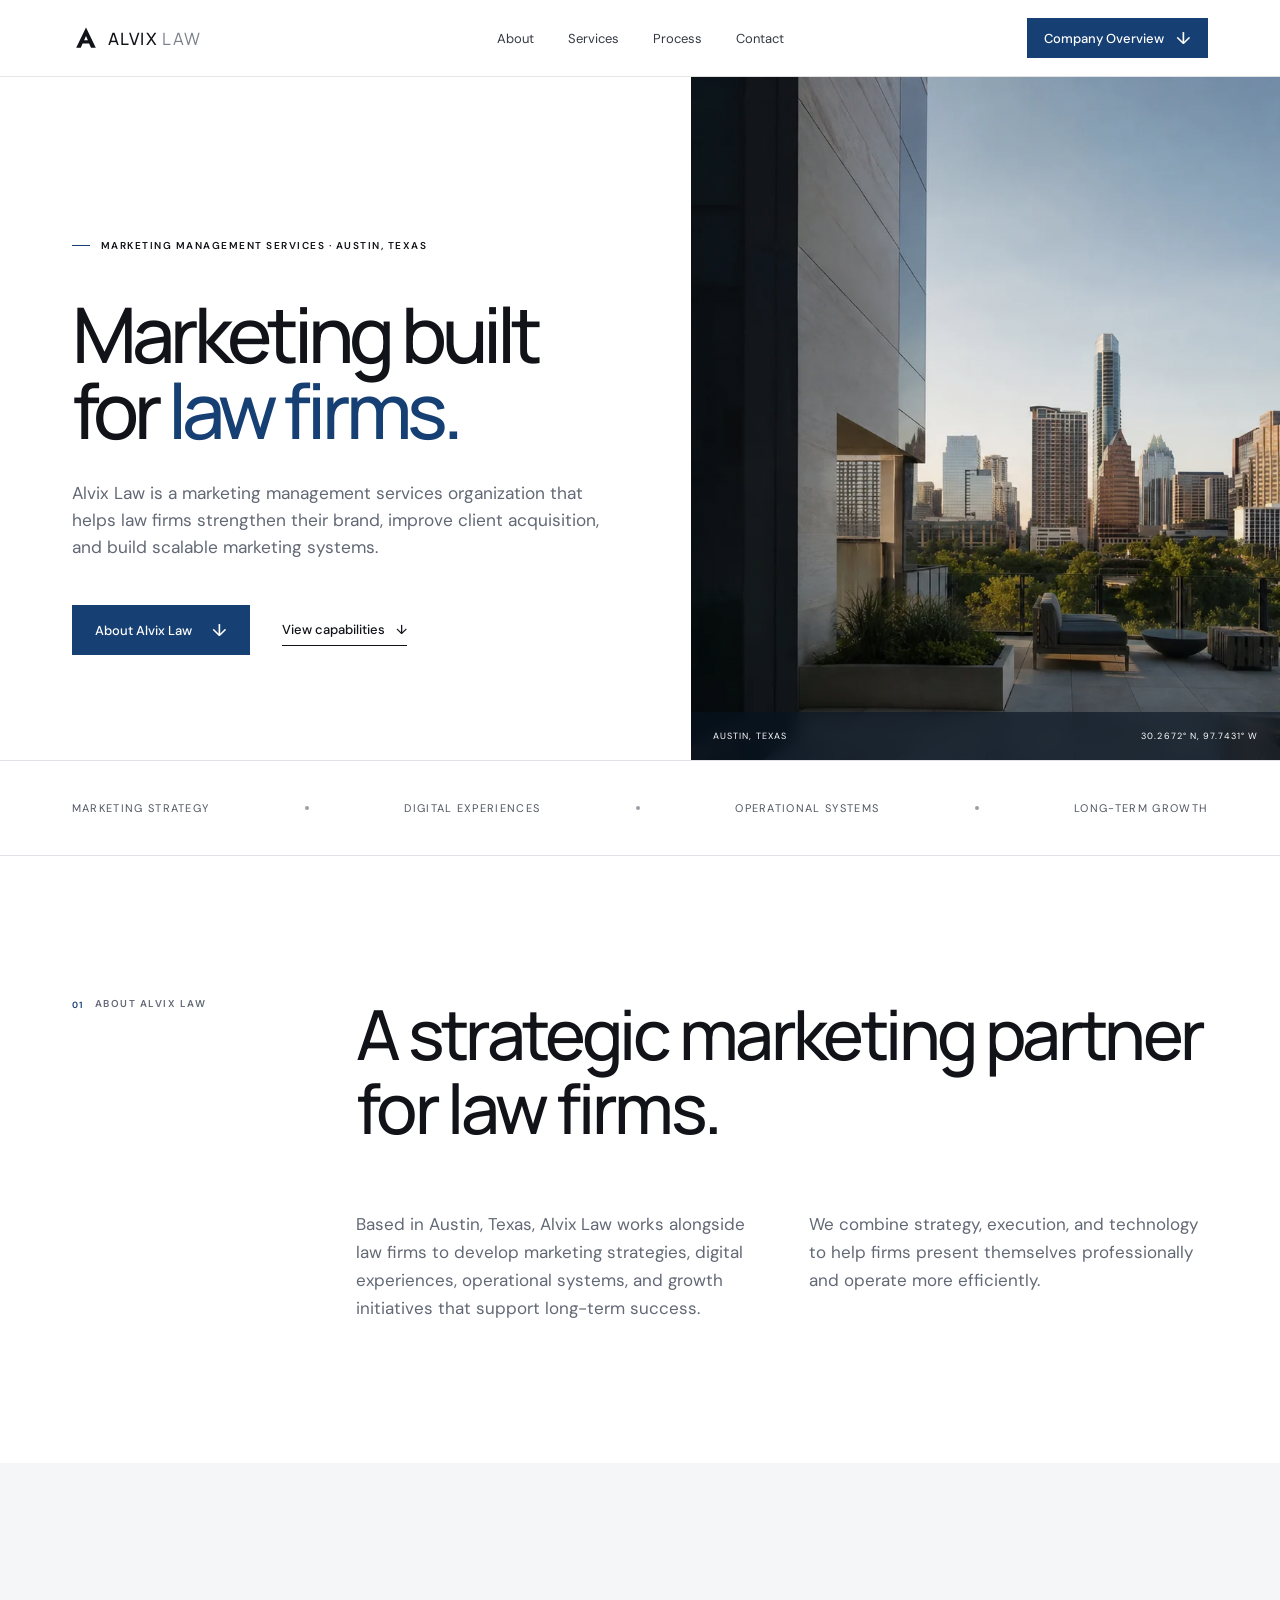
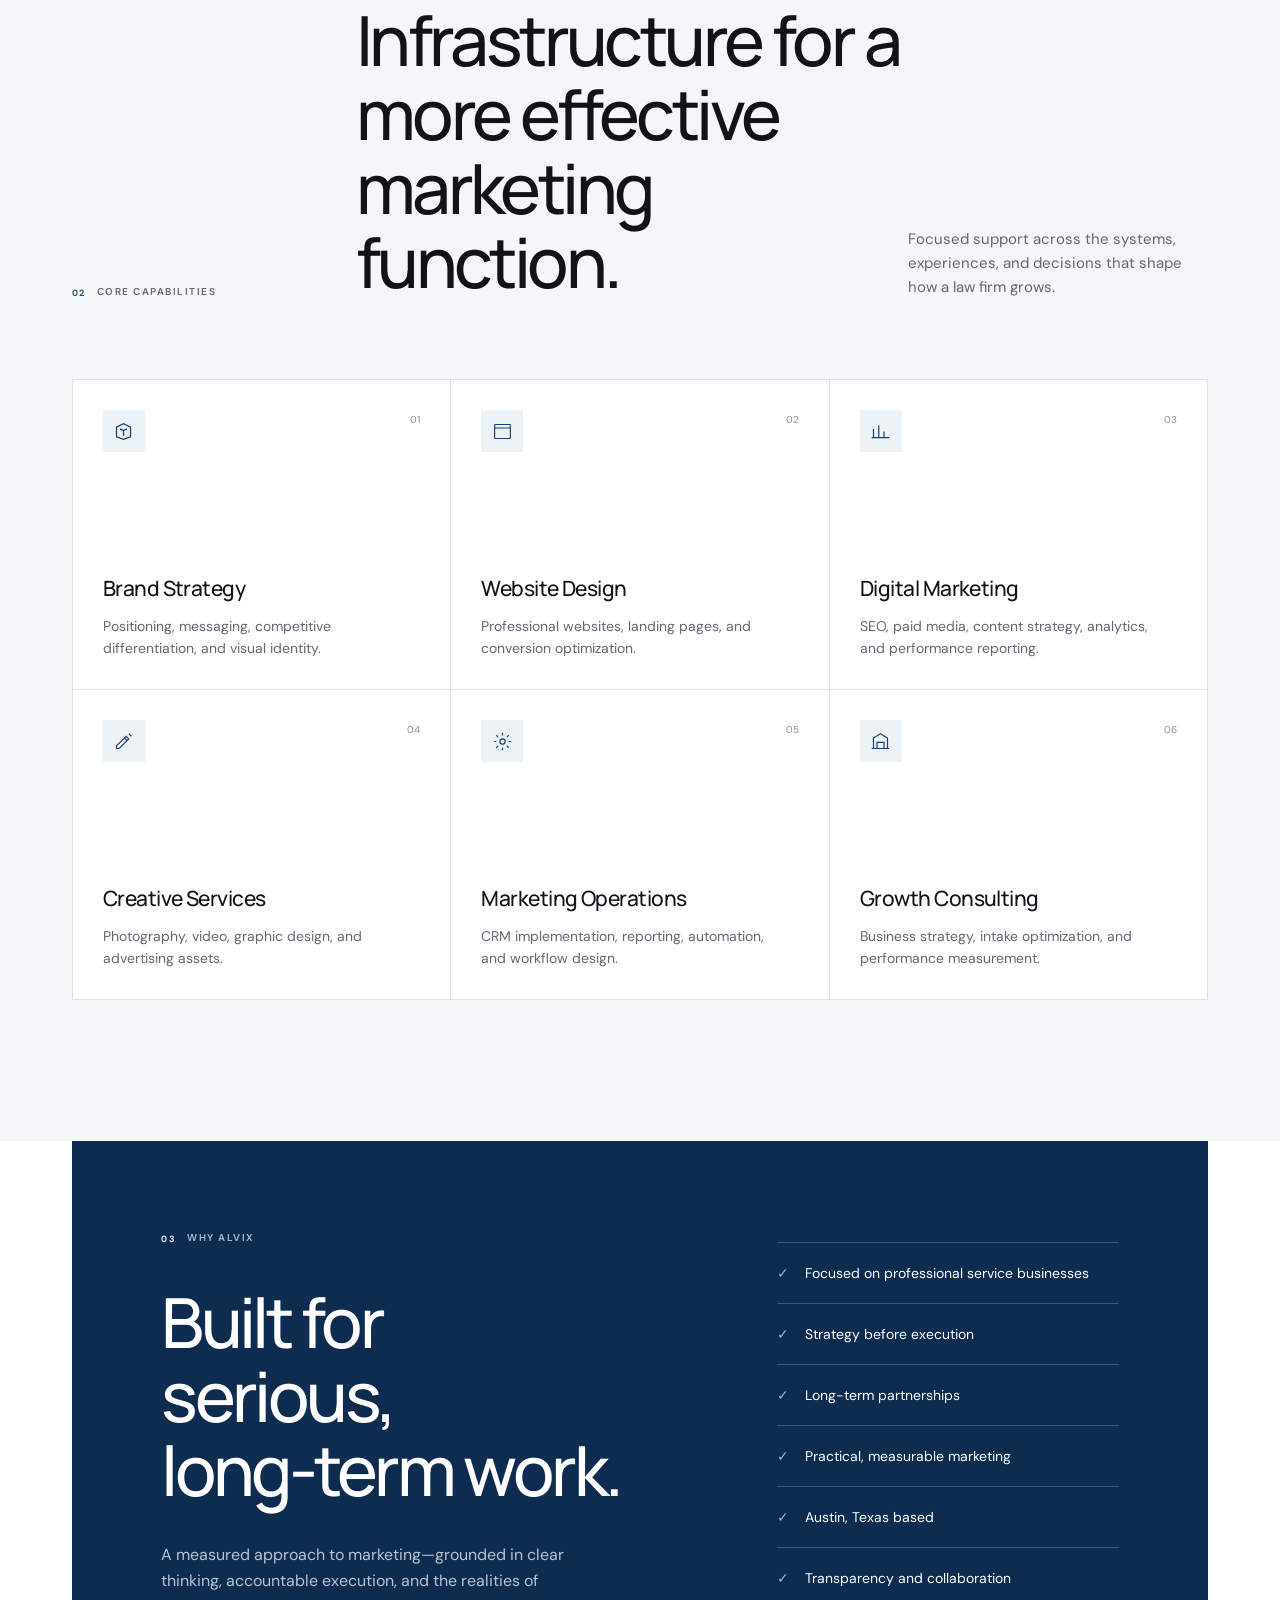
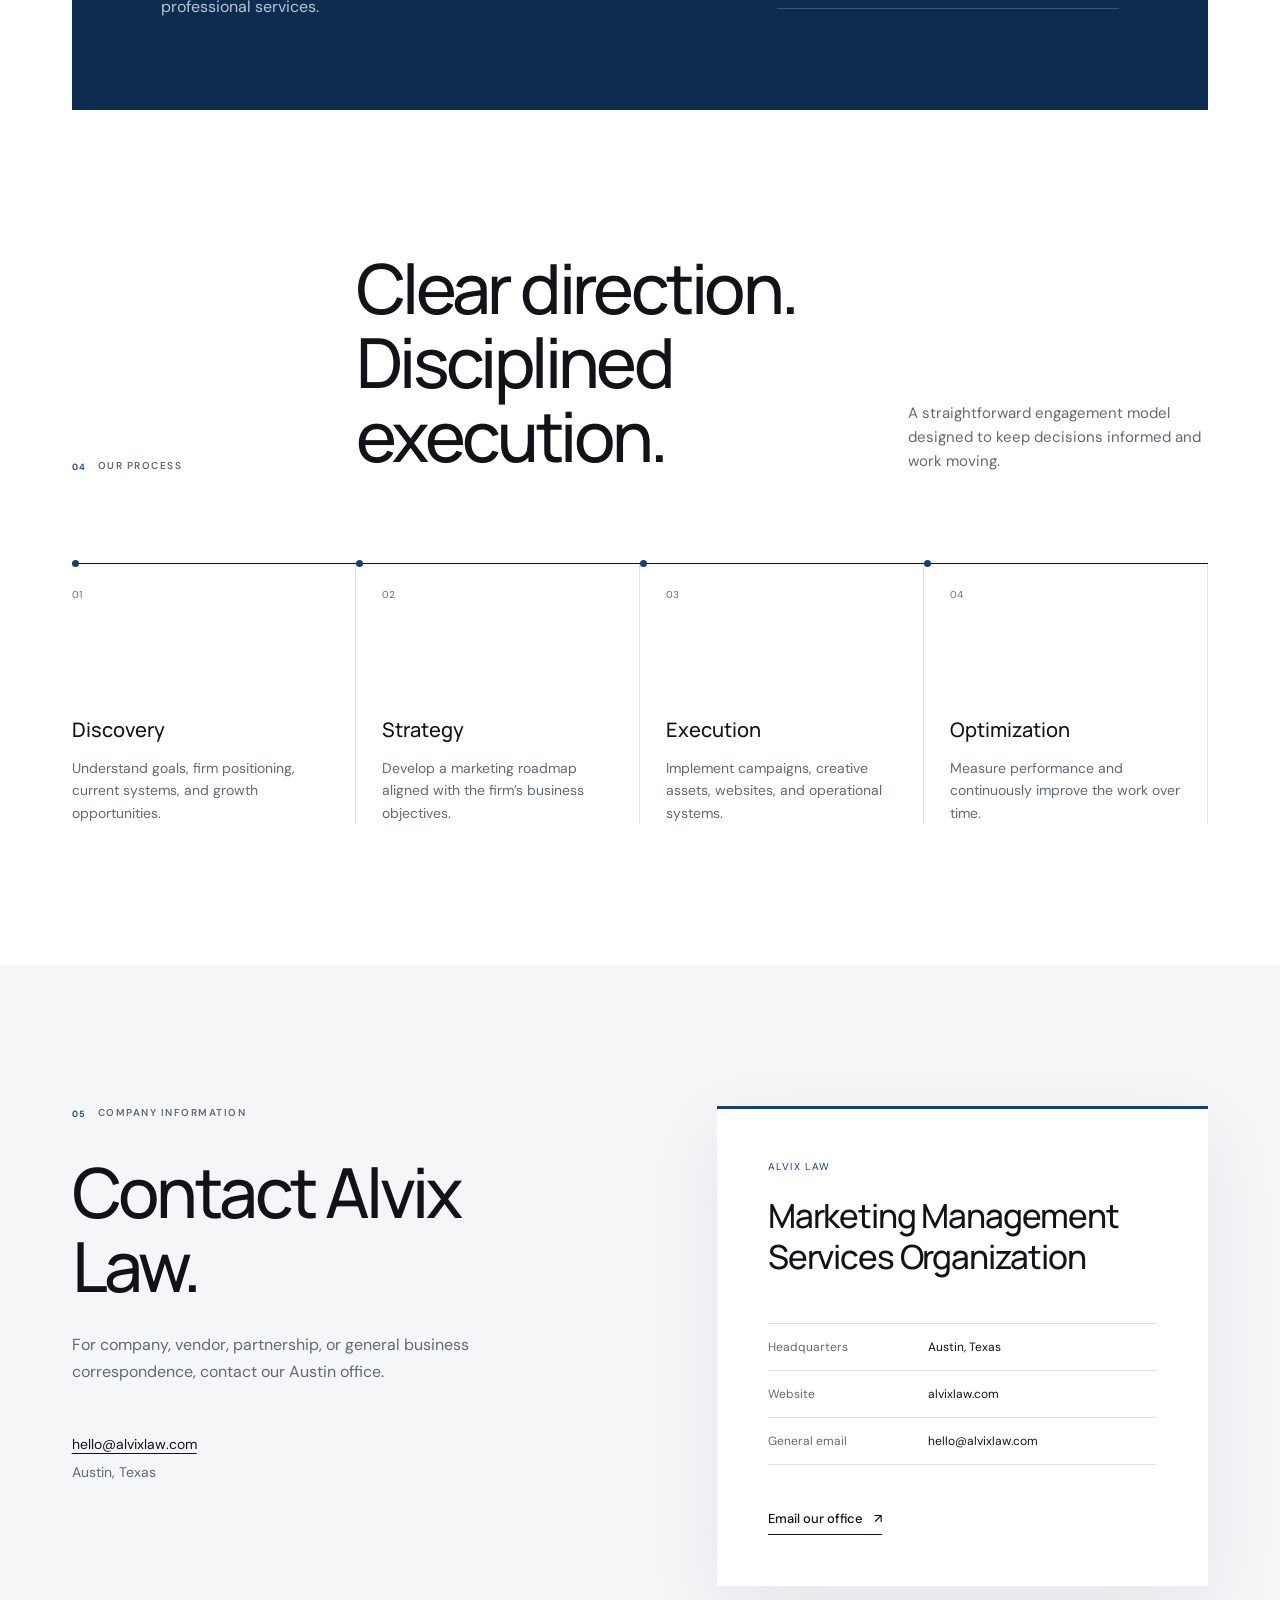
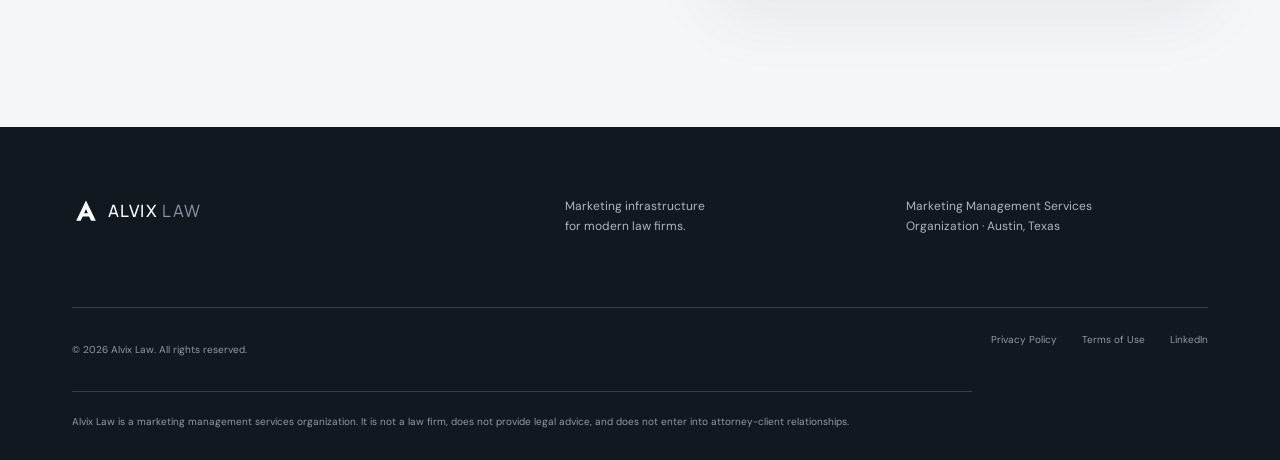
<file: index.html>
<!doctype html>
<html lang="en">
  <head>
    <meta charset="UTF-8" />
    <meta name="viewport" content="width=device-width, initial-scale=1.0" />
    <meta
      name="description"
      content="Alvix Law is an Austin-based marketing management services organization helping law firms strengthen their brand, improve client acquisition, and build scalable marketing systems."
    />
    <link rel="canonical" href="https://alvixlaw.com/" />
    <meta name="theme-color" content="#ffffff" />
    <title>Alvix Law | Marketing Infrastructure for Modern Law Firms</title>
    <link rel="icon" href="favicon.svg" type="image/svg+xml" />
    <link rel="preconnect" href="https://fonts.googleapis.com" />
    <link rel="preconnect" href="https://fonts.gstatic.com" crossorigin />
    <link
      href="https://fonts.googleapis.com/css2?family=DM+Sans:wght@400;500;600&family=Manrope:wght@400;500;600&display=swap"
      rel="stylesheet"
    />
    <link
      rel="preload"
      as="image"
      href="assets/austin-skyline.webp"
      type="image/webp"
    />
    <link rel="stylesheet" href="styles.css" />
  </head>
  <body>
    <header class="site-header">
      <div class="header-inner">
        <a class="brand" href="#top" aria-label="Alvix Law home">
          <svg viewBox="0 0 40 40" aria-hidden="true">
            <path
              d="M20 5 34 34h-6.8l-2.8-6H15.2l-2.7 6H6L20 5Zm0 12.2-2.7 6h5.4l-2.7-6Z"
            />
          </svg>
          <span>ALVIX <b>LAW</b></span>
        </a>
        <nav aria-label="Primary navigation">
          <a href="#about">About</a>
          <a href="#services">Services</a>
          <a href="#process">Process</a>
          <a href="#contact">Contact</a>
        </nav>
        <a class="button button-small" href="#about"
          >Company Overview <span>↓</span></a
        >
        <button
          class="menu-toggle"
          aria-label="Open menu"
          aria-expanded="false"
        >
          <span></span><span></span>
        </button>
      </div>
    </header>

    <main id="top">
      <section class="hero">
        <div class="hero-copy">
          <p class="eyebrow">
            <span></span> Marketing management services · Austin, Texas
          </p>
          <h1>Marketing built<br />for <em>law firms.</em></h1>
          <p class="hero-lede">
            Alvix Law is a marketing management services organization that helps
            law firms strengthen their brand, improve client acquisition, and
            build scalable marketing systems.
          </p>
          <div class="hero-actions">
            <a class="button" href="#about">About Alvix Law <span>↓</span></a>
            <a class="text-link" href="#services"
              >View capabilities <span>↓</span></a
            >
          </div>
        </div>
        <div
          class="hero-image"
          role="img"
          aria-label="Austin skyline viewed from a modern office terrace"
        >
          <div class="image-caption">
            <span>Austin, Texas</span><span>30.2672° N, 97.7431° W</span>
          </div>
        </div>
      </section>

      <section class="trust-bar" aria-label="Company description">
        <p>Marketing strategy</p>
        <i></i>
        <p>Digital experiences</p>
        <i></i>
        <p>Operational systems</p>
        <i></i>
        <p>Long-term growth</p>
      </section>

      <section class="about section" id="about">
        <div class="section-kicker">
          <span>01</span>
          <p>About Alvix Law</p>
        </div>
        <div class="about-content">
          <h2>A strategic marketing partner for law firms.</h2>
          <div class="about-copy">
            <p>
              Based in Austin, Texas, Alvix Law works alongside law firms to
              develop marketing strategies, digital experiences, operational
              systems, and growth initiatives that support long-term success.
            </p>
            <p>
              We combine strategy, execution, and technology to help firms
              present themselves professionally and operate more efficiently.
            </p>
          </div>
        </div>
      </section>

      <section class="services section" id="services">
        <div class="section-intro">
          <div class="section-kicker">
            <span>02</span>
            <p>Core capabilities</p>
          </div>
          <h2>Infrastructure for a more effective marketing function.</h2>
          <p>
            Focused support across the systems, experiences, and decisions that
            shape how a law firm grows.
          </p>
        </div>
        <div class="service-grid">
          <article>
            <div class="service-icon">
              <svg viewBox="0 0 24 24">
                <path d="M4 18V7l8-4 8 4v11l-8 3-8-3Z" />
                <path d="m8 9 4 2 4-2M12 11v6" />
              </svg>
            </div>
            <span>01</span>
            <h3>Brand Strategy</h3>
            <p>
              Positioning, messaging, competitive differentiation, and visual
              identity.
            </p>
          </article>
          <article>
            <div class="service-icon">
              <svg viewBox="0 0 24 24">
                <rect x="3" y="4" width="18" height="16" rx="1" />
                <path d="M3 8h18M7 6h.01M10 6h.01" />
              </svg>
            </div>
            <span>02</span>
            <h3>Website Design</h3>
            <p>
              Professional websites, landing pages, and conversion optimization.
            </p>
          </article>
          <article>
            <div class="service-icon">
              <svg viewBox="0 0 24 24">
                <path d="M4 19V9M10 19V5M16 19v-7M22 19H2" />
              </svg>
            </div>
            <span>03</span>
            <h3>Digital Marketing</h3>
            <p>
              SEO, paid media, content strategy, analytics, and performance
              reporting.
            </p>
          </article>
          <article>
            <div class="service-icon">
              <svg viewBox="0 0 24 24">
                <path d="M4 17 15 6l3 3L7 20H4v-3ZM13 8l3 3M18 3l3 3" />
              </svg>
            </div>
            <span>04</span>
            <h3>Creative Services</h3>
            <p>Photography, video, graphic design, and advertising assets.</p>
          </article>
          <article>
            <div class="service-icon">
              <svg viewBox="0 0 24 24">
                <circle cx="12" cy="12" r="3" />
                <path
                  d="M12 2v3M12 19v3M4.9 4.9 7 7M17 17l2.1 2.1M2 12h3M19 12h3M4.9 19.1 7 17M17 7l2.1-2.1"
                />
              </svg>
            </div>
            <span>05</span>
            <h3>Marketing Operations</h3>
            <p>
              CRM implementation, reporting, automation, and workflow design.
            </p>
          </article>
          <article>
            <div class="service-icon">
              <svg viewBox="0 0 24 24">
                <path d="M4 20V8l8-5 8 5v12M8 20v-7h8v7M2 20h20" />
              </svg>
            </div>
            <span>06</span>
            <h3>Growth Consulting</h3>
            <p>
              Business strategy, intake optimization, and performance
              measurement.
            </p>
          </article>
        </div>
      </section>

      <section class="why section">
        <div class="why-panel">
          <div>
            <div class="section-kicker light">
              <span>03</span>
              <p>Why Alvix</p>
            </div>
            <h2>Built for serious,<br />long-term work.</h2>
            <p class="why-lede">
              A measured approach to marketing—grounded in clear thinking,
              accountable execution, and the realities of professional services.
            </p>
          </div>
          <ul>
            <li><span>✓</span> Focused on professional service businesses</li>
            <li><span>✓</span> Strategy before execution</li>
            <li><span>✓</span> Long-term partnerships</li>
            <li><span>✓</span> Practical, measurable marketing</li>
            <li><span>✓</span> Austin, Texas based</li>
            <li><span>✓</span> Transparency and collaboration</li>
          </ul>
        </div>
      </section>

      <section class="process section" id="process">
        <div class="section-intro process-heading">
          <div class="section-kicker">
            <span>04</span>
            <p>Our process</p>
          </div>
          <h2>Clear direction.<br />Disciplined execution.</h2>
          <p>
            A straightforward engagement model designed to keep decisions
            informed and work moving.
          </p>
        </div>
        <div class="timeline">
          <article>
            <span>01</span>
            <div>
              <h3>Discovery</h3>
              <p>
                Understand goals, firm positioning, current systems, and growth
                opportunities.
              </p>
            </div>
          </article>
          <article>
            <span>02</span>
            <div>
              <h3>Strategy</h3>
              <p>
                Develop a marketing roadmap aligned with the firm’s business
                objectives.
              </p>
            </div>
          </article>
          <article>
            <span>03</span>
            <div>
              <h3>Execution</h3>
              <p>
                Implement campaigns, creative assets, websites, and operational
                systems.
              </p>
            </div>
          </article>
          <article>
            <span>04</span>
            <div>
              <h3>Optimization</h3>
              <p>
                Measure performance and continuously improve the work over time.
              </p>
            </div>
          </article>
        </div>
      </section>

      <section class="contact section" id="contact">
        <div class="contact-copy">
          <div class="section-kicker">
            <span>05</span>
            <p>Company information</p>
          </div>
          <h2>Contact Alvix Law.</h2>
          <p>
            For company, vendor, partnership, or general business
            correspondence, contact our Austin office.
          </p>
          <div class="contact-details">
            <a href="mailto:hello@alvixlaw.com">hello@alvixlaw.com</a
            ><span>Austin, Texas</span>
          </div>
        </div>
        <div class="contact-card">
          <p class="contact-card-label">Alvix Law</p>
          <h3>Marketing Management Services Organization</h3>
          <dl>
            <div>
              <dt>Headquarters</dt>
              <dd>Austin, Texas</dd>
            </div>
            <div>
              <dt>Website</dt>
              <dd><a href="https://alvixlaw.com">alvixlaw.com</a></dd>
            </div>
            <div>
              <dt>General email</dt>
              <dd>
                <a href="mailto:hello@alvixlaw.com">hello@alvixlaw.com</a>
              </dd>
            </div>
          </dl>
          <a class="text-link" href="mailto:hello@alvixlaw.com"
            >Email our office <span>↗</span></a
          >
        </div>
      </section>
    </main>

    <footer>
      <div class="footer-top">
        <a class="brand footer-brand" href="#top"
          ><svg viewBox="0 0 40 40" aria-hidden="true">
            <path
              d="M20 5 34 34h-6.8l-2.8-6H15.2l-2.7 6H6L20 5Zm0 12.2-2.7 6h5.4l-2.7-6Z"
            /></svg
          ><span>ALVIX <b>LAW</b></span></a
        >
        <p>Marketing infrastructure<br />for modern law firms.</p>
        <p>Marketing Management Services<br />Organization · Austin, Texas</p>
      </div>
      <div class="footer-bottom">
        <p>© 2026 Alvix Law. All rights reserved.</p>
        <div>
          <a href="privacy.html">Privacy Policy</a
          ><a href="terms.html">Terms of Use</a
          ><a href="https://www.linkedin.com" target="_blank" rel="noreferrer"
            >LinkedIn</a
          >
        </div>
      </div>
      <p class="disclosure">
        Alvix Law is a marketing management services organization. It is not a
        law firm, does not provide legal advice, and does not enter into
        attorney-client relationships.
      </p>
    </footer>
    <script src="script.js"></script>
  </body>
</html>
</file>
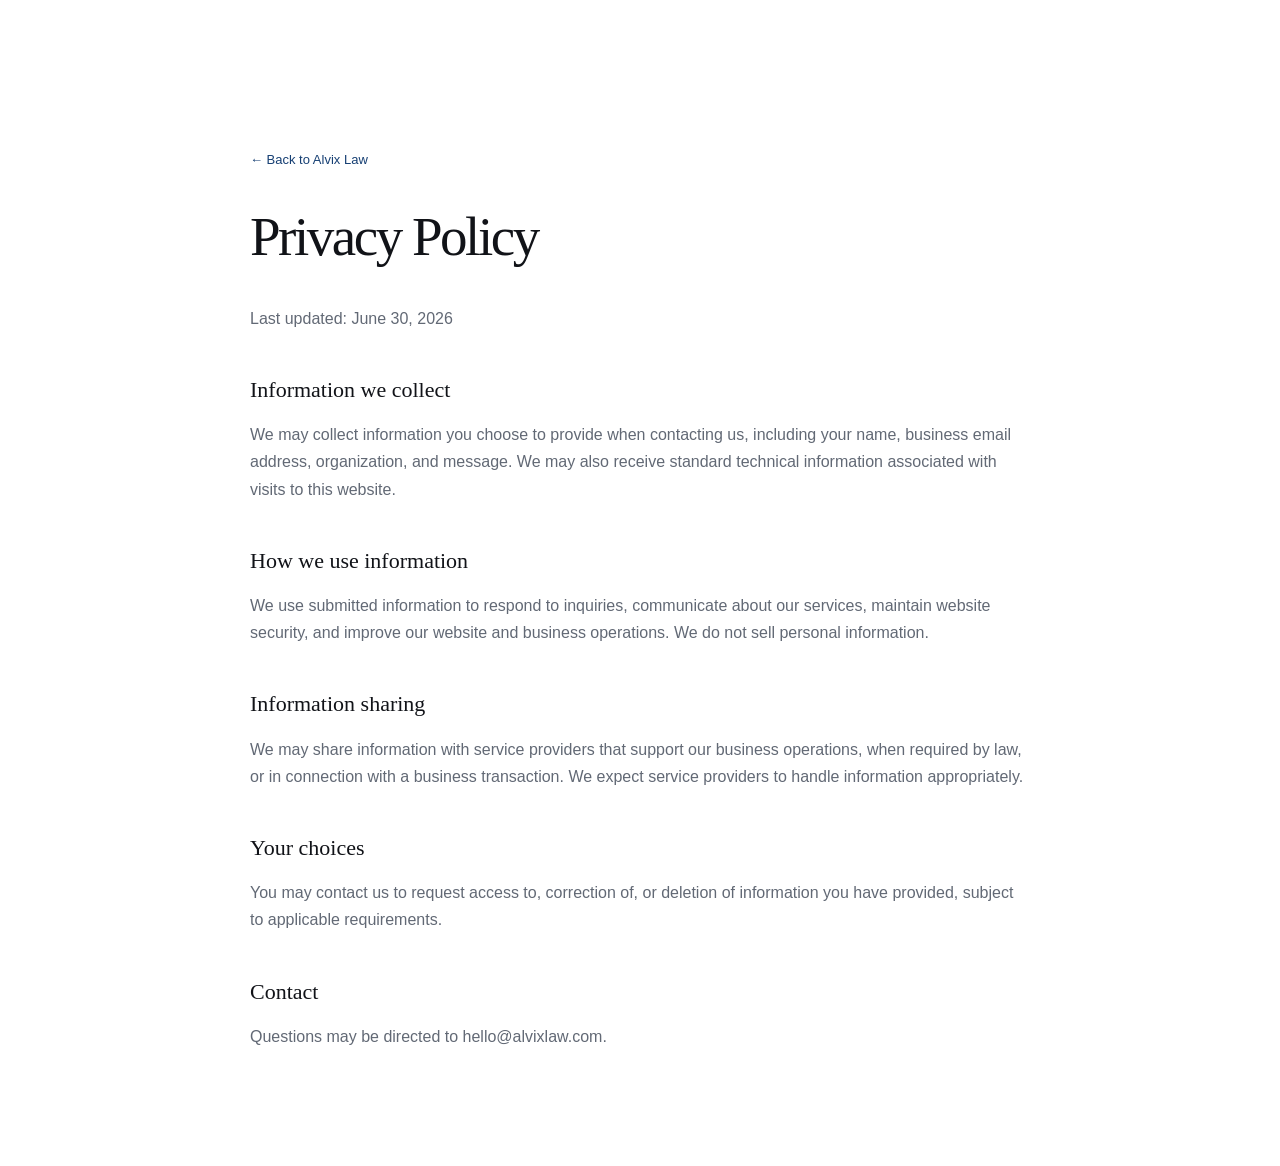
<file: privacy.html>
<!doctype html>
<html lang="en">
  <head>
    <meta charset="UTF-8" />
    <meta name="viewport" content="width=device-width,initial-scale=1" />
    <title>Privacy Policy | Alvix Law</title>
    <link rel="stylesheet" href="styles.css" />
  </head>
  <body>
    <main class="legal-page">
      <a class="legal-back" href="index.html">← Back to Alvix Law</a>
      <h1>Privacy Policy</h1>
      <p>Last updated: June 30, 2026</p>
      <h2>Information we collect</h2>
      <p>
        We may collect information you choose to provide when contacting us,
        including your name, business email address, organization, and message.
        We may also receive standard technical information associated with
        visits to this website.
      </p>
      <h2>How we use information</h2>
      <p>
        We use submitted information to respond to inquiries, communicate about
        our services, maintain website security, and improve our website and
        business operations. We do not sell personal information.
      </p>
      <h2>Information sharing</h2>
      <p>
        We may share information with service providers that support our
        business operations, when required by law, or in connection with a
        business transaction. We expect service providers to handle information
        appropriately.
      </p>
      <h2>Your choices</h2>
      <p>
        You may contact us to request access to, correction of, or deletion of
        information you have provided, subject to applicable requirements.
      </p>
      <h2>Contact</h2>
      <p>
        Questions may be directed to
        <a href="mailto:hello@alvixlaw.com">hello@alvixlaw.com</a>.
      </p>
    </main>
  </body>
</html>
</file>
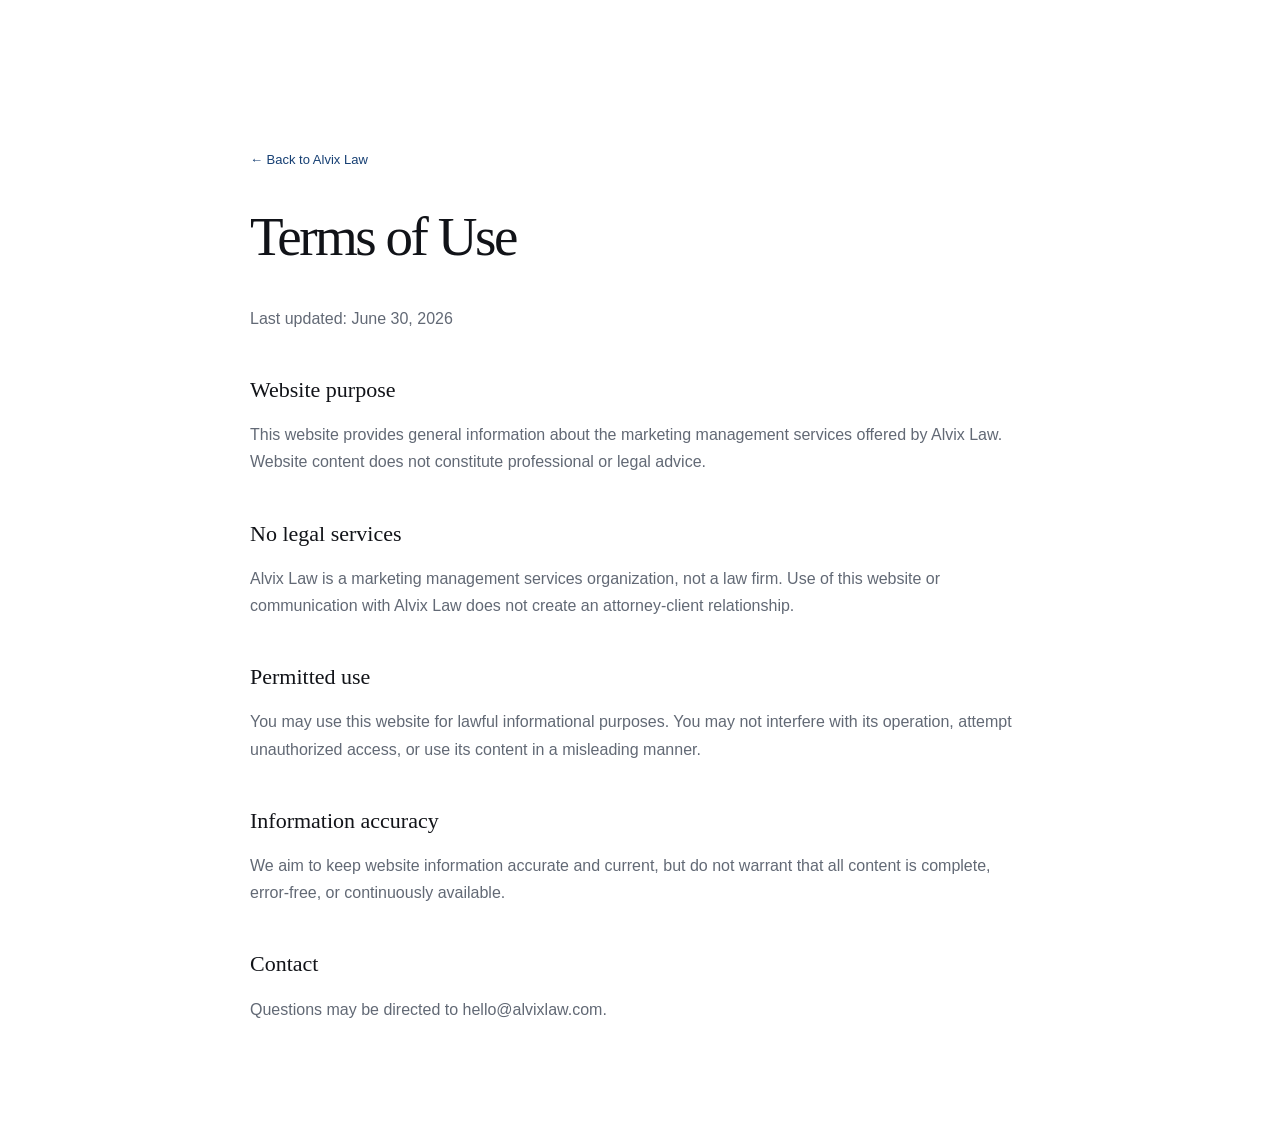
<file: terms.html>
<!doctype html>
<html lang="en">
  <head>
    <meta charset="UTF-8" />
    <meta name="viewport" content="width=device-width,initial-scale=1" />
    <title>Terms of Use | Alvix Law</title>
    <link rel="stylesheet" href="styles.css" />
  </head>
  <body>
    <main class="legal-page">
      <a class="legal-back" href="index.html">← Back to Alvix Law</a>
      <h1>Terms of Use</h1>
      <p>Last updated: June 30, 2026</p>
      <h2>Website purpose</h2>
      <p>
        This website provides general information about the marketing management
        services offered by Alvix Law. Website content does not constitute
        professional or legal advice.
      </p>
      <h2>No legal services</h2>
      <p>
        Alvix Law is a marketing management services organization, not a law
        firm. Use of this website or communication with Alvix Law does not
        create an attorney-client relationship.
      </p>
      <h2>Permitted use</h2>
      <p>
        You may use this website for lawful informational purposes. You may not
        interfere with its operation, attempt unauthorized access, or use its
        content in a misleading manner.
      </p>
      <h2>Information accuracy</h2>
      <p>
        We aim to keep website information accurate and current, but do not
        warrant that all content is complete, error-free, or continuously
        available.
      </p>
      <h2>Contact</h2>
      <p>
        Questions may be directed to
        <a href="mailto:hello@alvixlaw.com">hello@alvixlaw.com</a>.
      </p>
    </main>
  </body>
</html>
</file>
<file: styles.css>
:root {
  --ink: #111318;
  --muted: #626975;
  --line: #dfe2e7;
  --wash: #f5f6f8;
  --blue: #163f73;
  --blue2: #0e2c50;
  --white: #fff;
  --pad: clamp(24px, 5.6vw, 88px);
  --max: 1440px;
}
* {
  box-sizing: border-box;
}
html {
  scroll-behavior: smooth;
}
body {
  margin: 0;
  color: var(--ink);
  background: #fff;
  font-family: "DM Sans", sans-serif;
  -webkit-font-smoothing: antialiased;
}
a {
  color: inherit;
  text-decoration: none;
}
button,
input,
textarea {
  font: inherit;
}
.site-header {
  position: fixed;
  inset: 0 0 auto;
  z-index: 20;
  background: rgba(255, 255, 255, 0.92);
  backdrop-filter: blur(16px);
  border-bottom: 1px solid rgba(17, 19, 24, 0.1);
}
.header-inner {
  height: 76px;
  max-width: var(--max);
  margin: auto;
  padding: 0 var(--pad);
  display: grid;
  grid-template-columns: 1fr auto 1fr;
  align-items: center;
}
.brand {
  display: inline-flex;
  align-items: center;
  gap: 8px;
  width: max-content;
  font:
    500 17px Manrope,
    sans-serif;
  letter-spacing: 0.075em;
}
.brand b {
  font-weight: 400;
  color: #7a8089;
}
.brand svg {
  width: 28px;
  fill: var(--ink);
}
nav {
  display: flex;
  gap: 34px;
}
nav a {
  font-size: 13px;
  color: #343941;
  transition: color 0.2s;
}
nav a:hover {
  color: var(--blue);
}
.button {
  display: inline-flex;
  justify-content: center;
  align-items: center;
  gap: 20px;
  width: max-content;
  min-height: 50px;
  padding: 0 22px;
  background: var(--blue);
  color: #fff;
  border: 1px solid var(--blue);
  font-size: 13px;
  font-weight: 500;
  cursor: pointer;
  transition:
    background 0.2s,
    transform 0.2s;
}
.button:hover {
  background: var(--blue2);
  transform: translateY(-1px);
}
.button span {
  font-size: 17px;
}
.button-small {
  justify-self: end;
  min-height: 40px;
  padding: 0 16px;
  gap: 12px;
}
.menu-toggle {
  display: none;
  background: none;
  border: 0;
  padding: 10px 0;
}
.hero {
  max-width: var(--max);
  min-height: 760px;
  margin: auto;
  padding: 76px 0 0;
  display: grid;
  grid-template-columns: 1.08fr 0.92fr;
}
.hero-copy {
  padding: clamp(90px, 10vw, 150px) var(--pad) 80px;
  display: flex;
  flex-direction: column;
  justify-content: center;
}
.eyebrow,
.section-kicker {
  display: flex;
  align-items: center;
  gap: 11px;
  text-transform: uppercase;
  letter-spacing: 0.15em;
  font-size: 10px;
  font-weight: 600;
}
.eyebrow span {
  width: 18px;
  height: 1px;
  background: var(--blue);
}
.hero h1 {
  font:
    500 clamp(58px, 6vw, 96px) / 0.99 Manrope,
    sans-serif;
  letter-spacing: -0.064em;
  margin: 34px 0 32px;
  max-width: 790px;
}
.hero h1 em {
  font-style: normal;
  color: var(--blue);
}
.hero-lede {
  max-width: 640px;
  color: var(--muted);
  font-size: clamp(17px, 1.35vw, 21px);
  line-height: 1.58;
  margin: 0;
}
.hero-actions {
  display: flex;
  align-items: center;
  gap: 32px;
  margin-top: 44px;
}
.text-link {
  font-size: 13px;
  font-weight: 500;
  border-bottom: 1px solid var(--ink);
  padding: 7px 0;
}
.text-link span {
  margin-left: 8px;
}
.hero-image {
  background:
    linear-gradient(rgba(8, 25, 43, 0.04), rgba(8, 25, 43, 0.04)),
    url("assets/austin-skyline.webp") center/cover;
  position: relative;
  min-height: 620px;
}
.image-caption {
  position: absolute;
  bottom: 0;
  left: 0;
  right: 0;
  padding: 18px 22px;
  display: flex;
  justify-content: space-between;
  background: rgba(7, 20, 34, 0.62);
  color: #fff;
  font-size: 9px;
  letter-spacing: 0.12em;
  text-transform: uppercase;
  backdrop-filter: blur(8px);
}
.trust-bar {
  max-width: var(--max);
  margin: auto;
  padding: 0 var(--pad);
  min-height: 96px;
  border-top: 1px solid var(--line);
  border-bottom: 1px solid var(--line);
  display: flex;
  align-items: center;
  justify-content: space-between;
  gap: 22px;
}
.trust-bar p {
  font-size: 11px;
  text-transform: uppercase;
  letter-spacing: 0.12em;
  color: #505660;
  white-space: nowrap;
}
.trust-bar i {
  width: 4px;
  height: 4px;
  border-radius: 50%;
  background: #9aa0a9;
}
.section {
  max-width: var(--max);
  margin: auto;
  padding: clamp(90px, 11vw, 165px) var(--pad);
}
.section-kicker {
  align-items: flex-start;
  color: var(--muted);
}
.section-kicker span {
  font-size: 9px;
  color: var(--blue);
  padding-top: 2px;
}
.section-kicker p {
  margin: 0;
}
.about {
  display: grid;
  grid-template-columns: 25% 1fr;
}
.about-content h2,
.section-intro h2,
.why h2,
.contact h2 {
  font:
    500 clamp(42px, 5.4vw, 78px) / 1.07 Manrope,
    sans-serif;
  letter-spacing: -0.052em;
  margin: 0;
}
.about-copy {
  display: grid;
  grid-template-columns: 1fr 1fr;
  gap: 54px;
  margin-top: 65px;
}
.about-copy p {
  font-size: 17px;
  line-height: 1.65;
  margin: 0;
  color: var(--muted);
}
.services {
  background: var(--wash);
  max-width: none;
}
.services > * {
  max-width: calc(var(--max) - var(--pad) * 2);
  margin-left: auto;
  margin-right: auto;
}
.section-intro {
  display: grid;
  grid-template-columns: 25% 1fr 300px;
  gap: 0;
  align-items: end;
}
.section-intro h2 {
  max-width: 780px;
}
.section-intro > p {
  color: var(--muted);
  line-height: 1.6;
  font-size: 15px;
  margin: 0;
}
.service-grid {
  display: grid;
  grid-template-columns: repeat(3, 1fr);
  border-top: 1px solid var(--line);
  border-left: 1px solid var(--line);
  margin-top: 80px;
}
.service-grid article {
  background: #fff;
  min-height: 310px;
  padding: 30px;
  position: relative;
  border-right: 1px solid var(--line);
  border-bottom: 1px solid var(--line);
  display: flex;
  flex-direction: column;
  transition:
    transform 0.25s,
    box-shadow 0.25s;
}
.service-grid article:hover {
  transform: translateY(-4px);
  box-shadow: 0 18px 50px rgba(20, 35, 55, 0.08);
  z-index: 2;
}
.service-grid article > span {
  position: absolute;
  top: 33px;
  right: 30px;
  color: #8a9099;
  font-size: 10px;
}
.service-icon {
  width: 42px;
  height: 42px;
  background: #edf2f7;
  display: grid;
  place-items: center;
  color: var(--blue);
}
.service-icon svg {
  width: 21px;
  fill: none;
  stroke: currentColor;
  stroke-width: 1.35;
}
.service-grid h3 {
  font: 500 21px Manrope;
  margin: auto 0 13px;
  letter-spacing: -0.025em;
}
.service-grid p {
  font-size: 14px;
  line-height: 1.6;
  color: var(--muted);
  margin: 0;
  max-width: 310px;
}
.why {
  padding-top: 0;
  padding-bottom: 0;
}
.why-panel {
  background: var(--blue2);
  color: #fff;
  padding: clamp(55px, 7vw, 100px);
  display: grid;
  grid-template-columns: 1.15fr 0.85fr;
  gap: 12vw;
}
.section-kicker.light {
  color: #aebdd0;
}
.section-kicker.light span {
  color: #fff;
}
.why h2 {
  margin-top: 40px;
}
.why-lede {
  max-width: 570px;
  color: #b8c4d3;
  font-size: 16px;
  line-height: 1.65;
  margin: 35px 0 0;
}
.why ul {
  list-style: none;
  margin: 0;
  padding: 0;
  border-top: 1px solid rgba(255, 255, 255, 0.2);
  align-self: center;
}
.why li {
  border-bottom: 1px solid rgba(255, 255, 255, 0.2);
  padding: 21px 0;
  display: flex;
  gap: 16px;
  font-size: 14px;
}
.why li span {
  color: #9cb6d3;
}
.process-heading {
  grid-template-columns: 25% 1fr 300px;
}
.timeline {
  display: grid;
  grid-template-columns: repeat(4, 1fr);
  margin-top: 90px;
  border-top: 1px solid var(--ink);
}
.timeline article {
  min-height: 260px;
  padding: 24px 26px 0 0;
  display: flex;
  flex-direction: column;
  justify-content: space-between;
  border-right: 1px solid var(--line);
  position: relative;
}
.timeline article:before {
  content: "";
  position: absolute;
  top: -4px;
  left: 0;
  width: 7px;
  height: 7px;
  background: var(--blue);
  border-radius: 50%;
}
.timeline article:not(:first-child) {
  padding-left: 26px;
}
.timeline article > span {
  font-size: 10px;
  color: var(--muted);
}
.timeline h3 {
  font: 500 20px Manrope;
  margin: 0 0 14px;
}
.timeline p {
  font-size: 14px;
  line-height: 1.6;
  color: var(--muted);
  max-width: 250px;
  margin: 0;
}
.contact {
  background: var(--wash);
  max-width: none;
  display: grid;
  grid-template-columns: 1fr 1fr;
  gap: 12vw;
}
.contact > * {
  max-width: 630px;
}
.contact-copy {
  margin-left: max(0px, calc((100vw - var(--max)) / 2));
}
.contact h2 {
  margin: 35px 0 30px;
}
.contact-copy > p {
  font-size: 16px;
  line-height: 1.65;
  color: var(--muted);
  max-width: 530px;
}
.contact-details {
  display: flex;
  flex-direction: column;
  gap: 10px;
  margin-top: 50px;
  font-size: 14px;
}
.contact-details a {
  text-decoration: underline;
  text-underline-offset: 4px;
}
.contact-details span {
  color: var(--muted);
}
.contact-card {
  background: #fff;
  padding: clamp(30px, 4vw, 52px);
  border-top: 3px solid var(--blue);
  box-shadow: 0 24px 70px rgba(20, 35, 55, 0.07);
}
.contact-card-label {
  margin: 0 0 22px;
  color: var(--blue);
  font-size: 10px;
  letter-spacing: 0.14em;
  text-transform: uppercase;
}
.contact-card h3 {
  max-width: 480px;
  margin: 0 0 45px;
  font: 500 clamp(24px, 2.6vw, 36px) / 1.25 Manrope, sans-serif;
  letter-spacing: -0.035em;
}
.contact-card dl {
  margin: 0 0 38px;
}
.contact-card dl > div {
  display: grid;
  grid-template-columns: 140px 1fr;
  gap: 20px;
  padding: 15px 0;
  border-top: 1px solid var(--line);
  font-size: 12px;
}
.contact-card dl > div:last-child {
  border-bottom: 1px solid var(--line);
}
.contact-card dt {
  color: var(--muted);
}
.contact-card dd {
  margin: 0;
}
.contact-card .text-link {
  display: inline-block;
}
footer {
  background: #111820;
  color: #fff;
  padding: 70px max(var(--pad), calc((100vw - var(--max)) / 2 + var(--pad)))
    30px;
}
.footer-top {
  display: grid;
  grid-template-columns: 1.5fr 1fr 1fr;
  align-items: start;
  gap: 40px;
}
.footer-brand svg {
  fill: #fff;
}
.footer-brand b {
  color: #8996a4;
}
.footer-top p {
  margin: 0;
  color: #aeb6c0;
  font-size: 12px;
  line-height: 1.65;
}
.footer-bottom {
  border-top: 1px solid #35404c;
  margin-top: 70px;
  padding-top: 25px;
  display: flex;
  justify-content: space-between;
}
.footer-bottom p,
.footer-bottom a,
.disclosure {
  font-size: 10px;
  color: #909ba7;
}
.footer-bottom div {
  display: flex;
  gap: 25px;
}
.disclosure {
  border-top: 1px solid #35404c;
  margin: 25px 0 0;
  padding-top: 22px;
  line-height: 1.6;
  max-width: 900px;
}
.legal-page {
  max-width: 840px;
  margin: 0 auto;
  padding: 150px 30px 100px;
}
.legal-page h1 {
  font: 500 55px Manrope;
  letter-spacing: -0.045em;
}
.legal-page h2 {
  font: 500 22px Manrope;
  margin-top: 45px;
}
.legal-page p,
.legal-page li {
  color: var(--muted);
  line-height: 1.7;
}
.legal-back {
  font-size: 13px;
  color: var(--blue);
}
.fade-up {
  opacity: 0;
  transform: translateY(18px);
  transition:
    opacity 0.65s ease,
    transform 0.65s ease;
}
.fade-up.visible {
  opacity: 1;
  transform: none;
}
@media (max-width: 960px) {
  .header-inner {
    grid-template-columns: 1fr auto;
  }
  .header-inner nav,
  .header-inner > .button {
    display: none;
  }
  .menu-toggle {
    display: flex;
    flex-direction: column;
    gap: 6px;
  }
  .menu-toggle span {
    width: 24px;
    height: 1px;
    background: var(--ink);
    transition: transform 0.2s;
  }
  .site-header.open .header-inner {
    height: 100vh;
    align-items: flex-start;
    padding-top: 24px;
    background: #fff;
  }
  .site-header.open nav {
    display: flex;
    position: absolute;
    top: 23%;
    left: var(--pad);
    flex-direction: column;
    gap: 18px;
  }
  .site-header.open nav a {
    font: 500 40px Manrope;
    letter-spacing: -0.04em;
  }
  .site-header.open .header-inner > .button {
    display: flex;
    position: absolute;
    left: var(--pad);
    bottom: 45px;
  }
  .site-header.open .menu-toggle span:first-child {
    transform: translateY(3.5px) rotate(45deg);
  }
  .site-header.open .menu-toggle span:last-child {
    transform: translateY(-3.5px) rotate(-45deg);
  }
  .hero {
    grid-template-columns: 1fr;
    min-height: auto;
  }
  .hero-copy {
    padding-top: 130px;
  }
  .hero-image {
    min-height: 520px;
  }
  .about {
    grid-template-columns: 1fr;
    gap: 45px;
  }
  .section-intro,
  .process-heading {
    grid-template-columns: 1fr;
    gap: 35px;
  }
  .section-intro > p {
    max-width: 500px;
  }
  .service-grid {
    grid-template-columns: repeat(2, 1fr);
  }
  .why-panel {
    grid-template-columns: 1fr;
    gap: 65px;
  }
  .contact {
    gap: 60px;
  }
  .timeline {
    grid-template-columns: repeat(2, 1fr);
    border-left: 1px solid var(--line);
  }
  .timeline article {
    border-bottom: 1px solid var(--line);
    padding: 24px !important;
  }
  .timeline article:before {
    left: -4px;
  }
  .footer-top {
    grid-template-columns: 1fr 1fr;
  }
  .footer-top .footer-brand {
    grid-column: 1/-1;
  }
}
@media (max-width: 680px) {
  .header-inner {
    height: 68px;
  }
  .hero {
    padding-top: 68px;
  }
  .hero-copy {
    padding: 85px var(--pad) 65px;
  }
  .hero h1 {
    font-size: clamp(50px, 15vw, 72px);
  }
  .hero-image {
    min-height: 380px;
  }
  .hero-actions {
    align-items: flex-start;
    flex-direction: column;
    gap: 18px;
  }
  .trust-bar {
    overflow: hidden;
    justify-content: flex-start;
    gap: 20px;
  }
  .trust-bar p:nth-of-type(n + 3),
  .trust-bar i:nth-of-type(n + 3) {
    display: none;
  }
  .about-copy {
    grid-template-columns: 1fr;
    gap: 22px;
    margin-top: 40px;
  }
  .service-grid {
    grid-template-columns: 1fr;
    margin-top: 55px;
  }
  .service-grid article {
    min-height: 260px;
  }
  .why {
    padding-left: 0;
    padding-right: 0;
  }
  .why-panel {
    padding: 70px var(--pad);
  }
  .timeline {
    grid-template-columns: 1fr;
    margin-top: 55px;
  }
  .timeline article {
    min-height: 210px;
  }
  .contact {
    grid-template-columns: 1fr;
    padding-top: 90px;
    padding-bottom: 90px;
  }
  .contact-copy {
    margin: 0;
  }
  .footer-top {
    grid-template-columns: 1fr;
  }
  .footer-top .footer-brand {
    grid-column: auto;
  }
  .footer-bottom {
    align-items: flex-start;
    flex-direction: column;
    gap: 20px;
  }
  .footer-bottom div {
    flex-wrap: wrap;
  }
  .image-caption span:last-child {
    display: none;
  }
}
@media (prefers-reduced-motion: reduce) {
  html {
    scroll-behavior: auto;
  }
  *,
  *:before,
  *:after {
    animation: none !important;
    transition: none !important;
  }
  .fade-up {
    opacity: 1;
    transform: none;
  }
}
</file>
